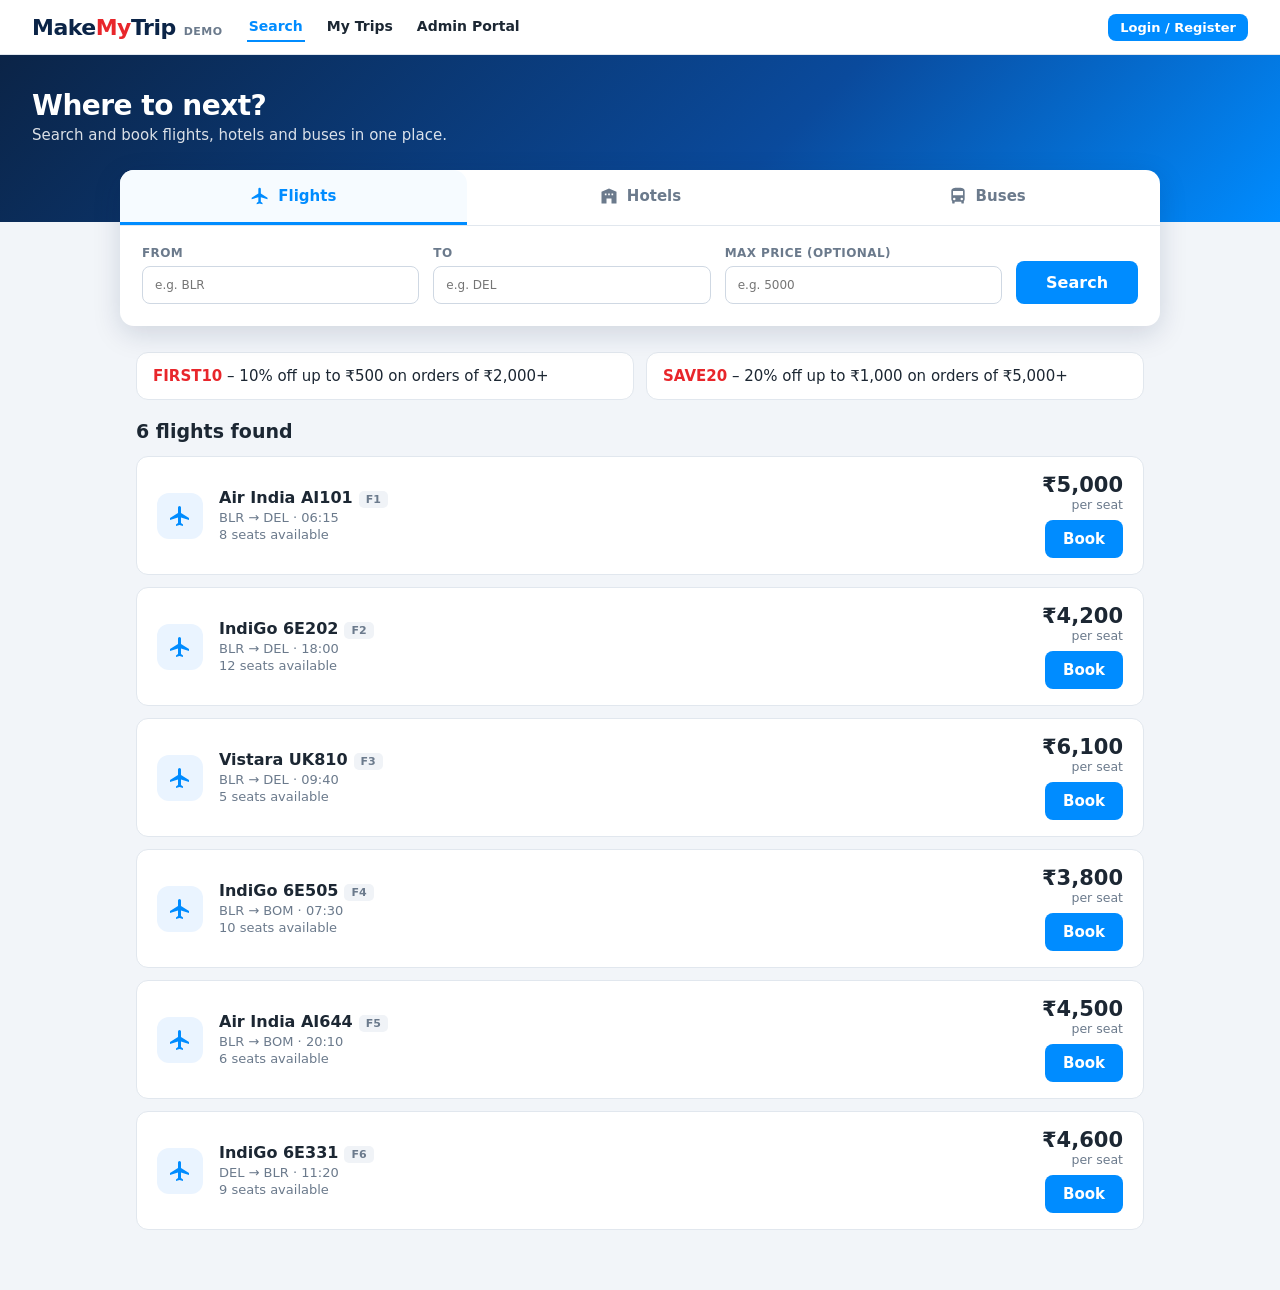
<file: index.html>
<!doctype html>
<html lang="en">
<head>
  <meta charset="utf-8"><meta name="viewport" content="width=device-width,initial-scale=1">
  <title>MakeMyTrip Demo – Flights, Hotels and Buses</title>
  <link rel="icon" href="data:,"><link rel="stylesheet" href="style.css">
</head>
<body>
  <header class="nav">
    <a class="brand" href="#search">Make<span>My</span>Trip<small>Demo</small></a>
    <nav><a href="#search" id="nav-search" class="on">Search</a><a href="#trips" id="nav-trips">My Trips</a><a href="admin.html">Admin Portal</a></nav>
    <div id="userbox"></div>
  </header>

  <div id="view-search">
    <section class="hero"><h1>Where to next?</h1><p>Search and book flights, hotels and buses in one place.</p></section>
    <div class="searchbox">
      <div class="tabs" id="tabs"></div>
      <form class="row" id="form"><span id="fields" style="display:contents"></span>
        <label>Max price (optional)<input name="max" type="number" min="1" placeholder="e.g. 5000"></label>
        <button type="submit">Search</button>
      </form>
    </div>
    <main>
      <div class="promo"><div><b>FIRST10</b> – 10% off up to ₹500 on orders of ₹2,000+</div><div><b>SAVE20</b> – 20% off up to ₹1,000 on orders of ₹5,000+</div></div>
      <h2 class="sec" id="resHead">All available flights</h2>
      <div id="results"></div>
    </main>
  </div>

  <main id="view-trips" hidden>
    <h2 class="sec">My Trips</h2>
    <div id="trips"></div>
  </main>

  <div class="modal" id="modal" hidden><div class="card" id="modalBody"></div></div>
  <div id="toast"></div>
  <datalist id="cities"><option value="BLR">Bengaluru</option><option value="DEL">Delhi</option><option value="BOM">Mumbai</option><option value="HYD">Hyderabad</option><option value="GOI">Goa</option></datalist>
  <script src="engine.js"></script><script src="store.js"></script><script src="app.js"></script>
</body>
</html>
</file>
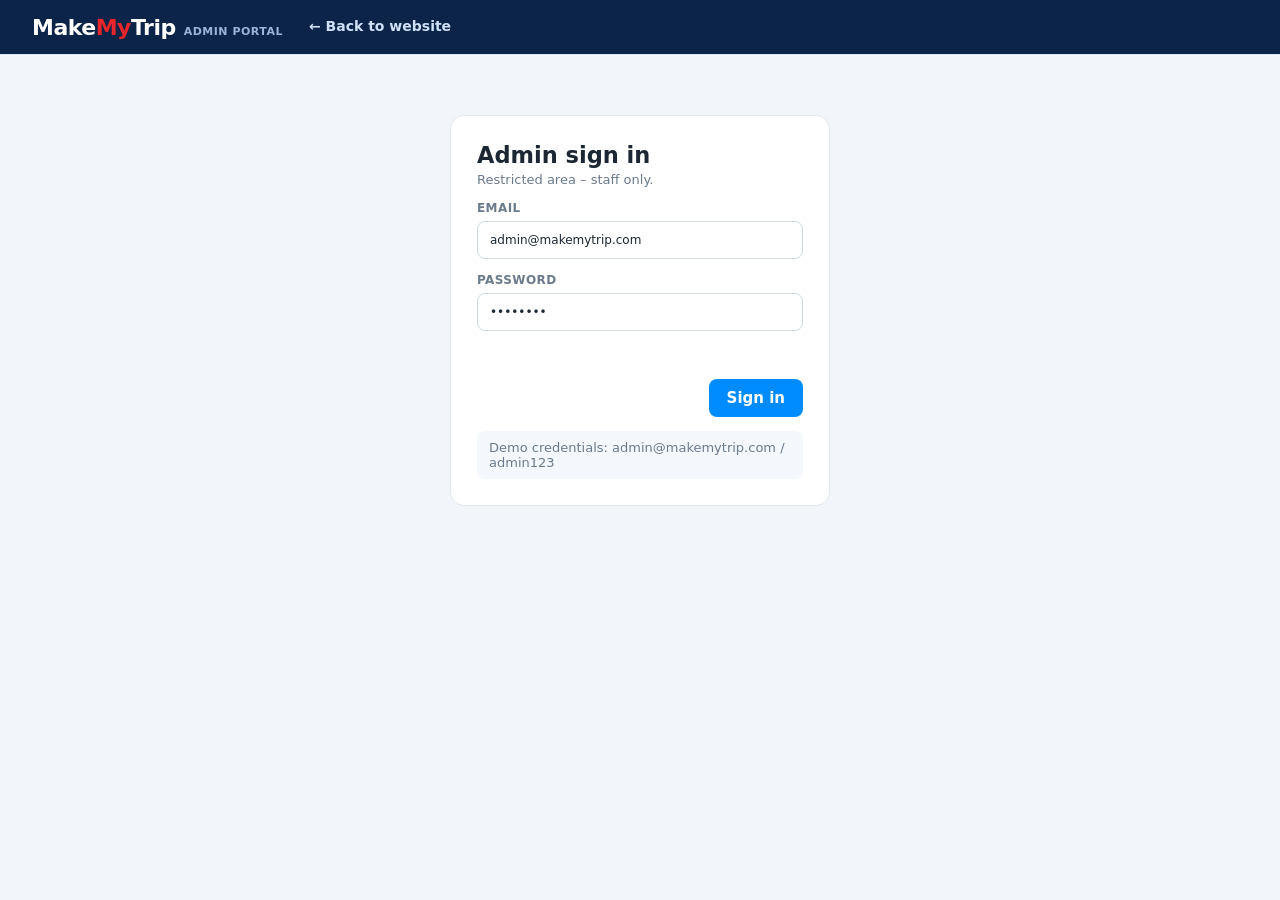
<file: admin.html>
<!doctype html>
<html lang="en">
<head>
  <meta charset="utf-8"><meta name="viewport" content="width=device-width,initial-scale=1">
  <title>MakeMyTrip Admin Portal</title>
  <link rel="icon" href="data:,"><link rel="stylesheet" href="style.css">
</head>
<body>
  <header class="nav admin-nav">
    <a class="brand" href="admin.html">Make<span>My</span>Trip<small>Admin Portal</small></a>
    <nav><a href="index.html" style="color:#cfe0f7">← Back to website</a></nav>
    <div id="userbox"></div>
  </header>
  <main id="app"></main>
  <div id="toast"></div>
  <script src="engine.js"></script><script src="store.js"></script><script src="admin.js"></script>
</body>
</html>
</file>
<file: style.css>
:root{--blue:#008cff;--navy:#0b2447;--red:#e8262b;--bg:#f2f5f9;--ink:#1c2733;--mut:#6b7a8c;--line:#e1e7ee;--ok:#0a8f4d;--warn:#b7791f;--bad:#c53030}
*{box-sizing:border-box}
body{margin:0;font-family:system-ui,-apple-system,"Segoe UI",Roboto,Arial,sans-serif;background:var(--bg);color:var(--ink);font-size:15px}
a{color:var(--blue)}
.nav{display:flex;align-items:center;gap:24px;padding:12px 32px;background:#fff;border-bottom:1px solid var(--line);position:sticky;top:0;z-index:5}
.brand{font-weight:800;font-size:22px;color:var(--navy);text-decoration:none;letter-spacing:-.5px}
.brand span{color:var(--red)}
.brand small{font-size:11px;font-weight:700;color:var(--mut);margin-left:8px;letter-spacing:.5px;text-transform:uppercase}
.nav nav{display:flex;gap:20px;flex:1}
.nav nav a{color:var(--ink);text-decoration:none;font-weight:600;font-size:14px;padding:6px 2px;border-bottom:2px solid transparent}
.nav nav a.on{color:var(--blue);border-color:var(--blue)}
#userbox{display:flex;align-items:center;gap:12px;font-size:14px}
.chip{background:#eaf4ff;color:#005fb3;padding:5px 10px;border-radius:999px;font-weight:600;font-size:13px}
button,.btn{font:inherit;cursor:pointer;border:0;border-radius:8px;background:var(--blue);color:#fff;padding:10px 18px;font-weight:700}
button:hover{filter:brightness(.95)}
button.ghost{background:#fff;color:var(--blue);border:1px solid var(--blue)}
button.danger{background:#fff;color:var(--bad);border:1px solid #f0b4b4}
button.small{padding:6px 12px;font-size:13px}
button:disabled{opacity:.5;cursor:not-allowed}
.hero{background:linear-gradient(135deg,#0b2447 0%,#0a4a9c 60%,#008cff 100%);padding:34px 32px 78px;color:#fff}
.hero h1{margin:0 0 4px;font-size:28px;letter-spacing:-.5px}
.hero p{margin:0;opacity:.85}
.searchbox{max-width:1040px;margin:-52px auto 0;background:#fff;border-radius:14px;box-shadow:0 8px 28px rgba(11,36,71,.15);padding:0 0 22px;position:relative}
.tabs{display:flex;border-bottom:1px solid var(--line)}
.tabs button{flex:1;background:none;color:var(--mut);border-radius:14px 14px 0 0;padding:16px;display:flex;align-items:center;justify-content:center;gap:8px;border-bottom:3px solid transparent}
.tabs button.on{color:var(--blue);border-color:var(--blue);background:#f6fbff}
.tabs svg{width:20px;height:20px;fill:currentColor}
form.row{display:flex;gap:14px;padding:20px 22px 0;align-items:flex-end;flex-wrap:wrap}
label{display:flex;flex-direction:column;gap:6px;font-size:12px;font-weight:700;color:var(--mut);text-transform:uppercase;letter-spacing:.4px;flex:1;min-width:120px}
input,select{font:inherit;padding:11px 12px;border:1px solid #cfd8e3;border-radius:8px;background:#fff;color:var(--ink);text-transform:none;letter-spacing:0;font-weight:500;width:100%}
input:focus,select:focus{outline:2px solid #9ccfff;border-color:var(--blue)}
form.row button{padding:12px 30px;font-size:16px}
main{max-width:1040px;margin:26px auto 60px;padding:0 16px}
h2.sec{margin:0 0 14px;font-size:19px}
.item{display:flex;gap:16px;align-items:center;background:#fff;border:1px solid var(--line);border-radius:12px;padding:16px 20px;margin-bottom:12px}
.item:hover{box-shadow:0 4px 16px rgba(11,36,71,.08)}
.ico{width:46px;height:46px;border-radius:12px;background:#eaf4ff;color:var(--blue);display:grid;place-items:center;flex:none}
.ico svg{width:24px;height:24px;fill:currentColor}
.info{flex:1}.info h3{margin:0 0 3px;font-size:16px}
.muted{color:var(--mut);font-size:13px}
.tag{font-size:11px;background:#f0f3f7;color:var(--mut);padding:2px 7px;border-radius:5px;margin-left:6px;font-weight:700}
.price{text-align:right;min-width:130px}
.price b{font-size:21px;display:block}.price small{color:var(--mut);display:block;margin-bottom:8px}
.low{color:var(--warn);font-weight:700;font-size:12px}
.empty{background:#fff;border:1px dashed #c5d0dc;border-radius:12px;padding:34px;text-align:center;color:var(--mut)}
.promo{display:flex;gap:12px;margin:0 0 20px;flex-wrap:wrap}
.promo div{flex:1;min-width:220px;background:#fff;border:1px solid var(--line);border-radius:12px;padding:14px 16px}
.promo b{color:var(--red)}
.modal{position:fixed;inset:0;background:rgba(11,36,71,.55);display:grid;place-items:center;z-index:20;padding:16px}
.modal[hidden]{display:none}
.modal .card{background:#fff;border-radius:14px;width:100%;max-width:460px;padding:24px;max-height:92vh;overflow:auto}
.modal h2{margin:0 0 4px}
.modal label{margin-top:14px}
.total{display:flex;justify-content:space-between;align-items:baseline;margin-top:18px;padding:12px 14px;background:#f4f8fc;border-radius:10px}
.total b{font-size:22px}
.actions{display:flex;gap:10px;justify-content:flex-end;margin-top:20px}
.err{color:var(--bad);font-size:13px;margin-top:10px;min-height:18px}
.seg{display:flex;gap:8px;margin-top:16px}
.seg label{flex-direction:row;align-items:center;gap:8px;border:1px solid #cfd8e3;border-radius:8px;padding:10px 12px;margin:0;cursor:pointer;text-transform:none;font-size:14px;color:var(--ink);min-width:0}
.seg input{width:auto}
.ticket{border:2px dashed #b9c7d8;border-radius:12px;padding:16px;margin-top:14px;background:#fbfdff}
.ticket .big{font-size:22px;font-weight:800;color:var(--ok)}
.status{font-size:12px;font-weight:800;padding:3px 9px;border-radius:999px;letter-spacing:.3px}
.s-CONFIRMED{background:#e3f6ec;color:var(--ok)}.s-PENDING{background:#fdf1d8;color:var(--warn)}.s-CANCELLED{background:#fde8e8;color:var(--bad)}
#toast{position:fixed;left:50%;bottom:26px;transform:translateX(-50%);background:#1c2733;color:#fff;padding:12px 20px;border-radius:10px;z-index:40;font-weight:600;opacity:0;pointer-events:none;transition:.2s}
#toast.show{opacity:1}#toast.bad{background:var(--bad)}#toast.ok{background:var(--ok)}
/* tables + admin */
.panel{background:#fff;border:1px solid var(--line);border-radius:12px;padding:18px 20px;margin-bottom:20px;overflow-x:auto}
.panel h2{margin:0 0 12px;font-size:17px}
table{width:100%;border-collapse:collapse;font-size:14px}
th{text-align:left;font-size:11.5px;text-transform:uppercase;letter-spacing:.4px;color:var(--mut);padding:8px 8px;border-bottom:2px solid var(--line)}
td{padding:9px 8px;border-bottom:1px solid var(--line);vertical-align:middle}
td input{padding:6px 8px;width:92px}
.stats{display:grid;grid-template-columns:repeat(4,1fr);gap:14px;margin-bottom:20px}
.stat{background:#fff;border:1px solid var(--line);border-radius:12px;padding:16px 18px}
.stat span{display:block;color:var(--mut);font-size:12px;font-weight:700;text-transform:uppercase;letter-spacing:.4px}
.stat b{font-size:26px;letter-spacing:-.5px}
.admin-nav{background:var(--navy)}.admin-nav .brand{color:#fff}.admin-nav .brand small{color:#9db4d6}
.login-card{max-width:380px;margin:60px auto;background:#fff;border:1px solid var(--line);border-radius:14px;padding:26px}
.login-card h2{margin:0 0 4px}.login-card label{margin-top:14px}
.addgrid{display:grid;grid-template-columns:repeat(4,1fr);gap:12px}
.addgrid label{min-width:0}
.hint{background:#f4f8fc;border-radius:8px;padding:9px 12px;font-size:13px;color:var(--mut);margin-top:14px}
@media(max-width:760px){.nav{padding:10px 14px;gap:12px}.stats,.addgrid{grid-template-columns:1fr 1fr}.item{flex-wrap:wrap}.price{text-align:left}}
</file>
